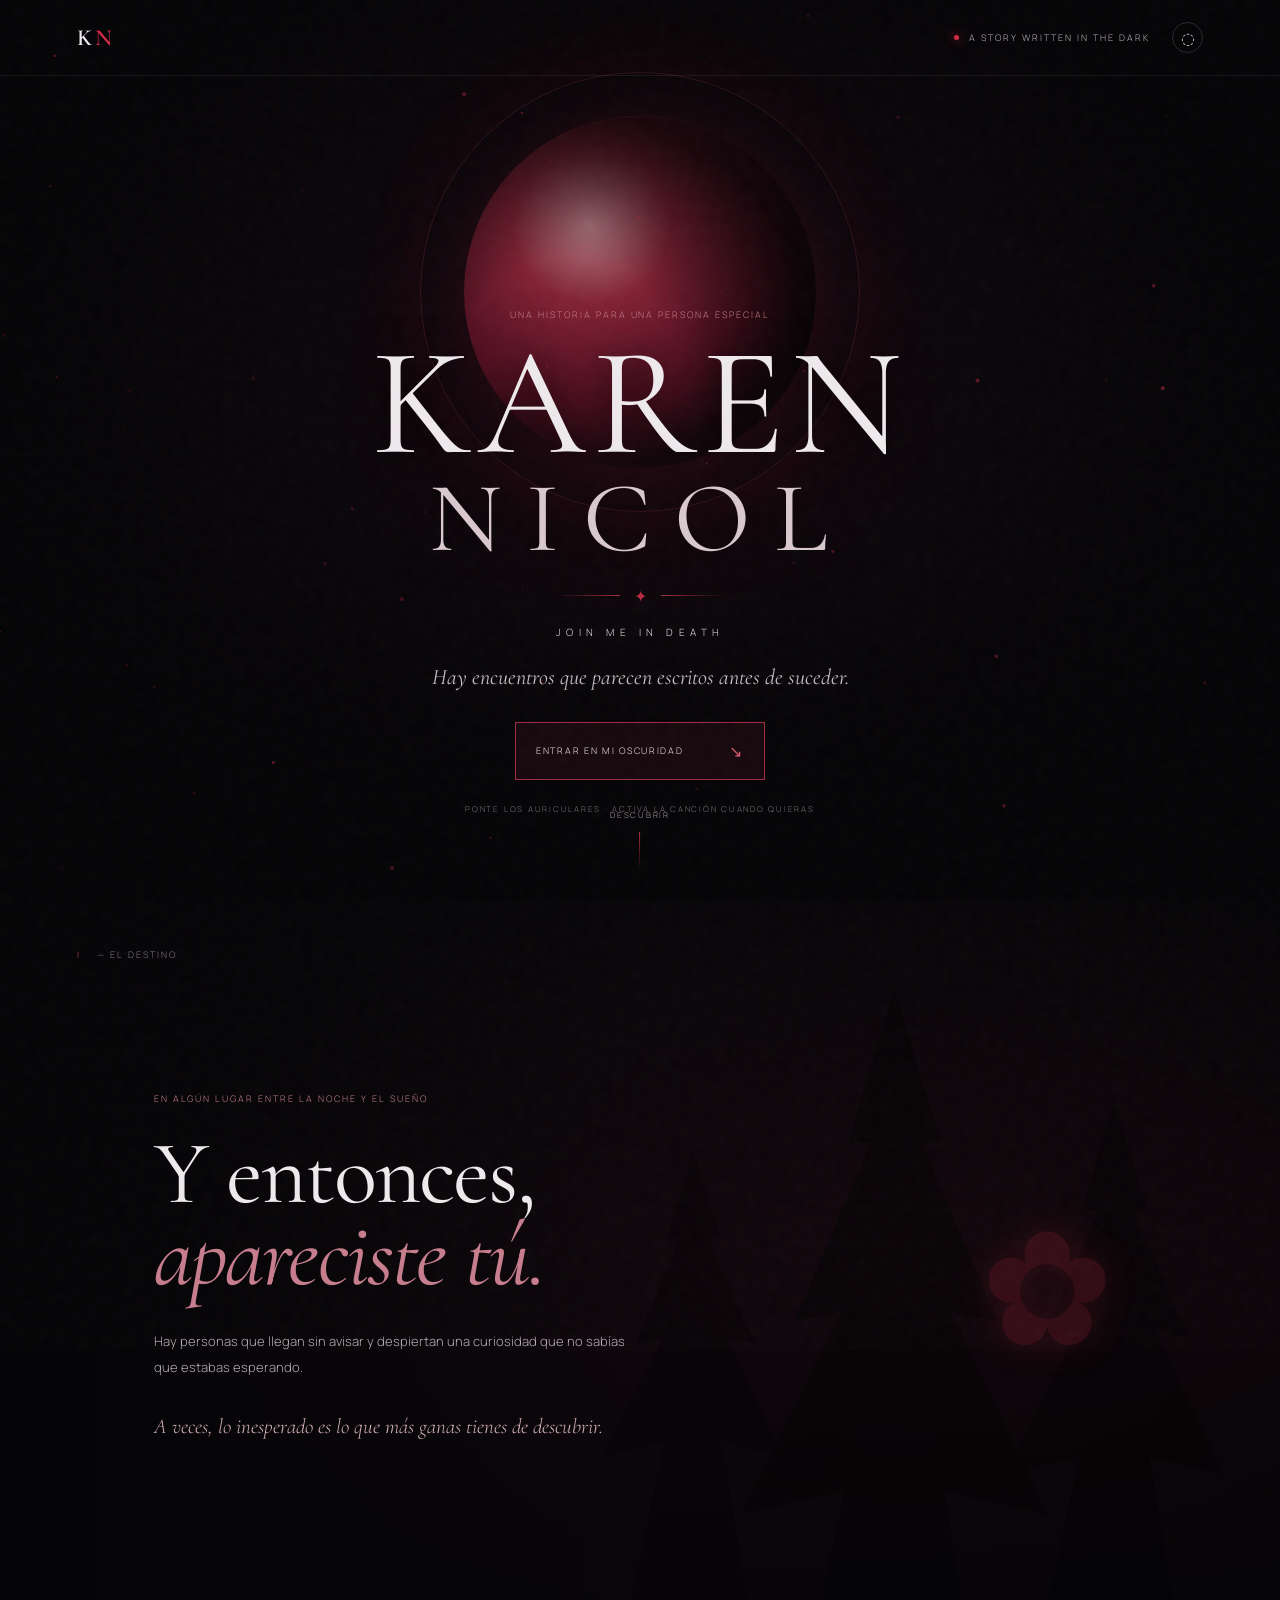
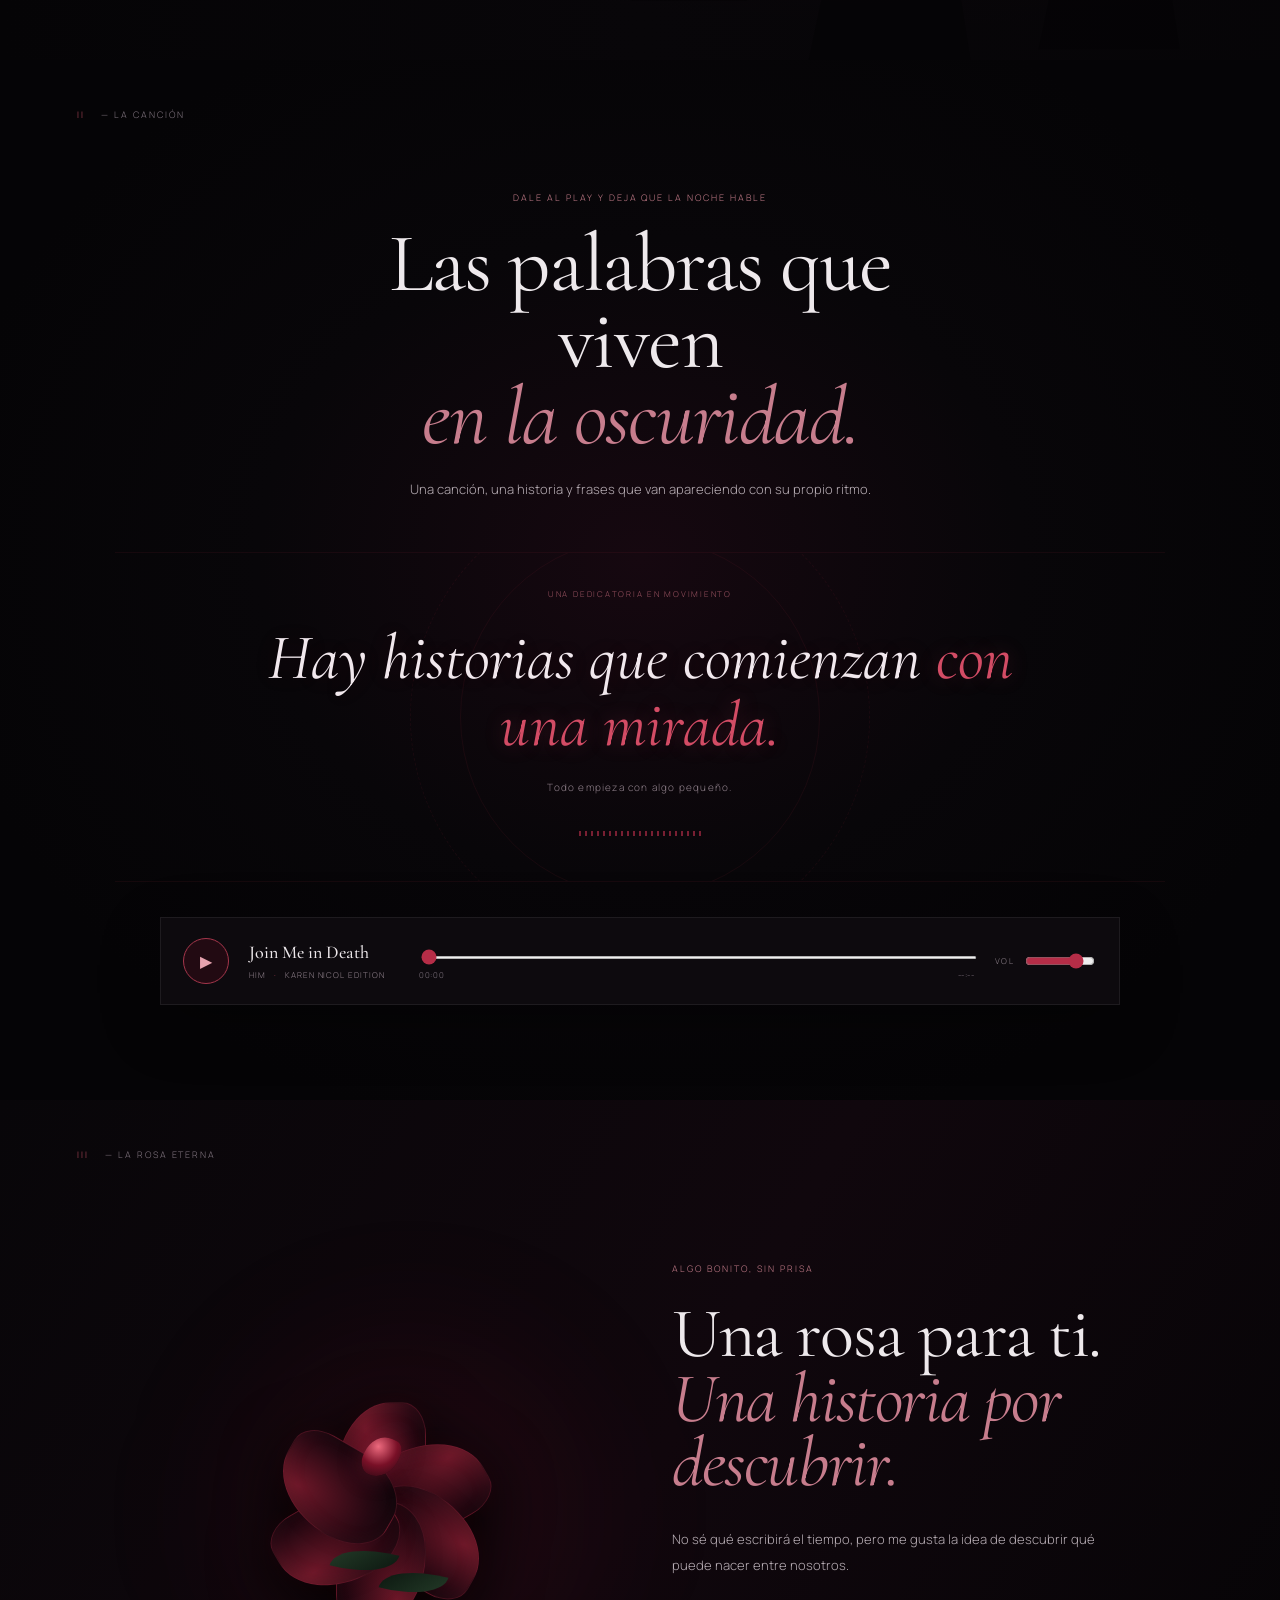
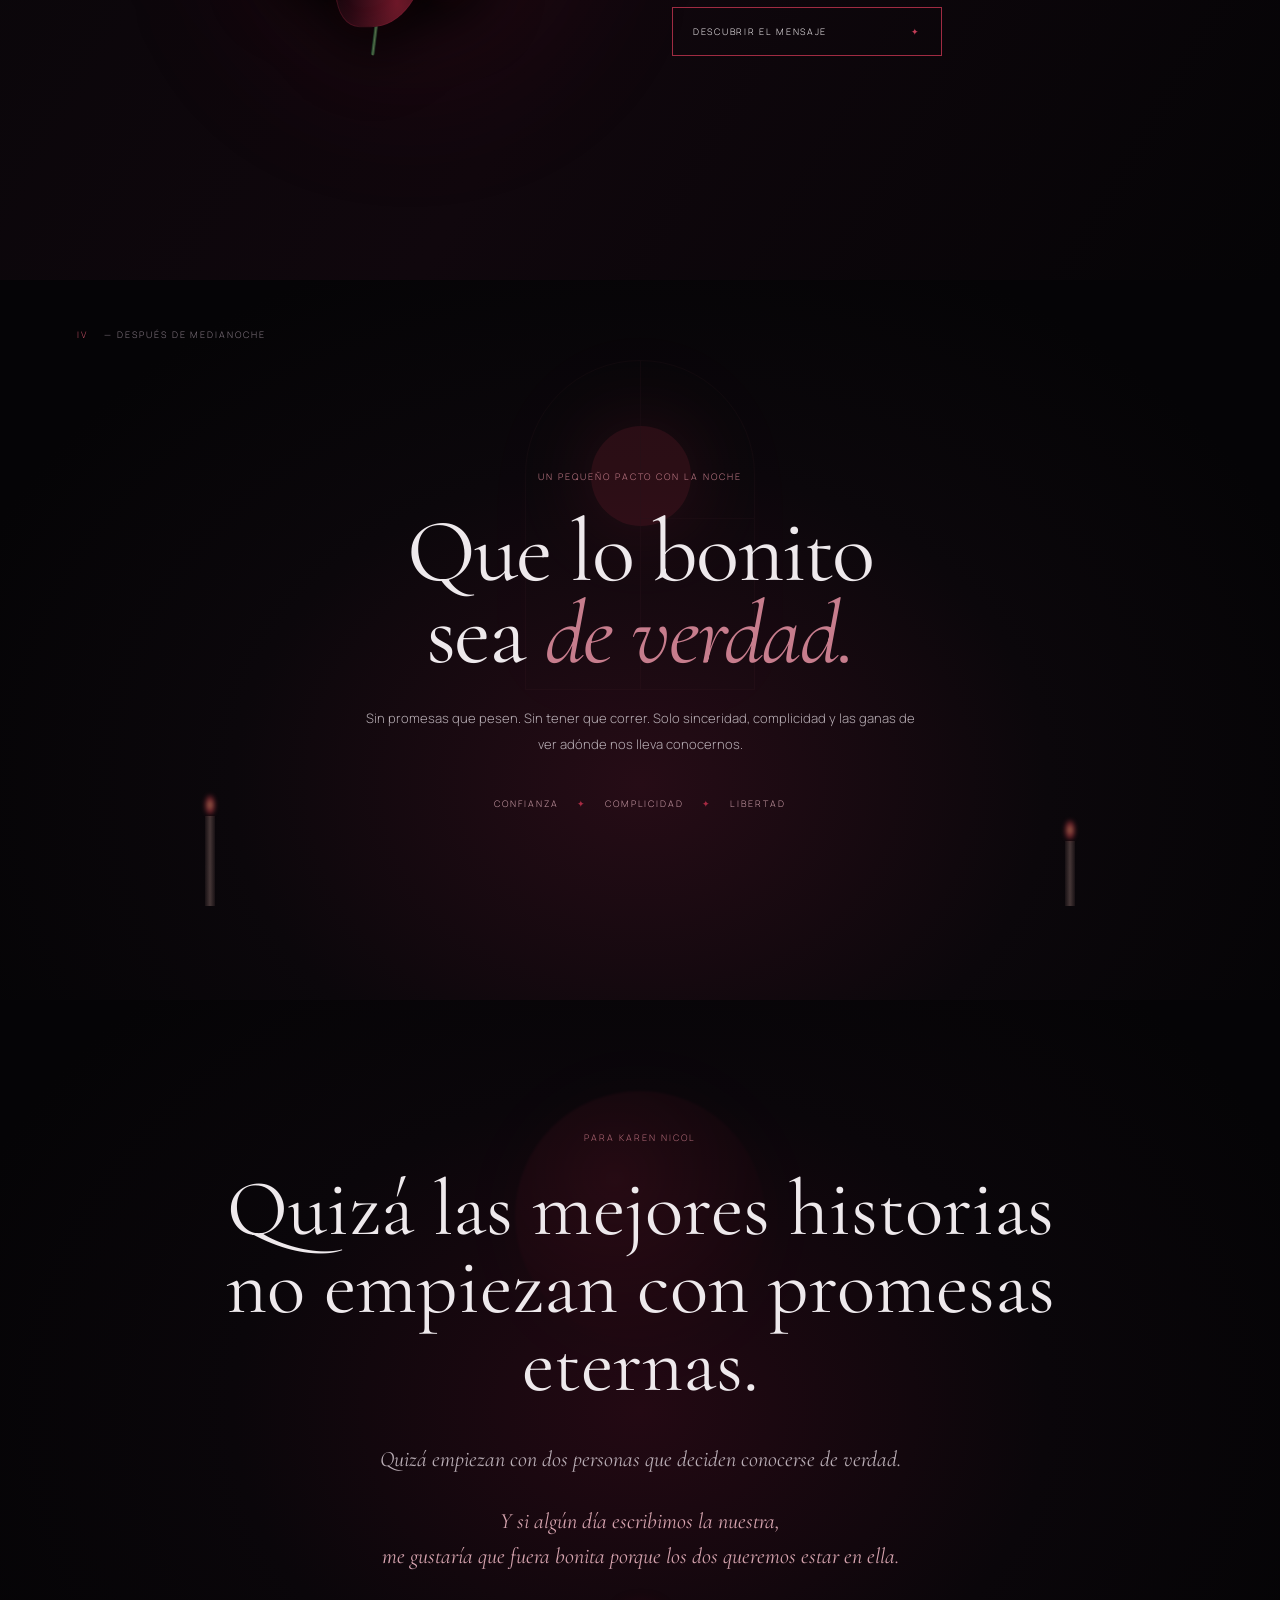
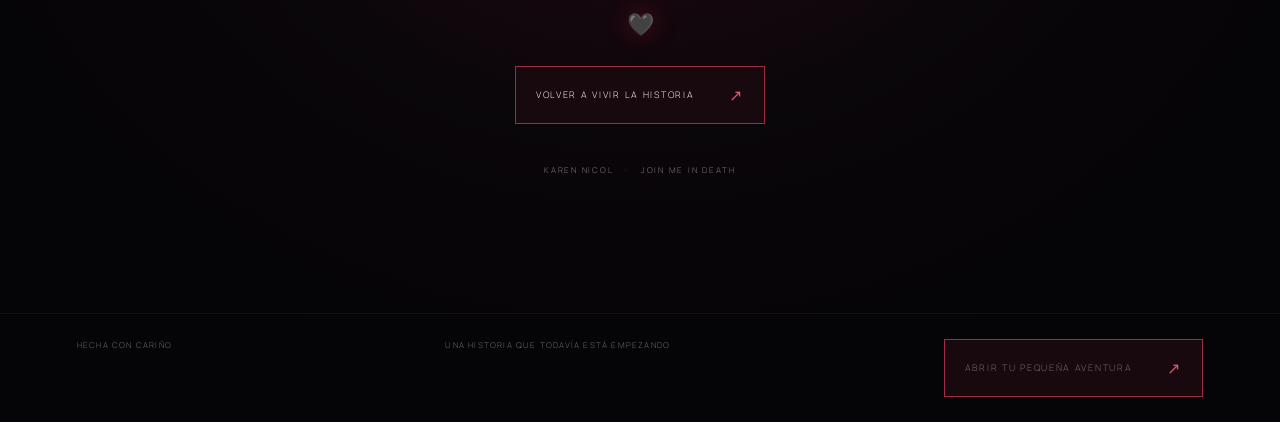
<file: index.html>
<!doctype html>
<html lang="es">
<head>
  <meta charset="utf-8">
  <meta name="viewport" content="width=device-width, initial-scale=1">
  <meta name="theme-color" content="#050406">
  <meta name="description" content="Una experiencia nocturna creada para Karen Nicol.">
  <title>Karen Nicol — Join Me in Death</title>
  <link rel="preconnect" href="https://fonts.googleapis.com">
  <link rel="preconnect" href="https://fonts.gstatic.com" crossorigin>
  <link href="https://fonts.googleapis.com/css2?family=Cormorant+Garamond:wght@400;500;600;700&family=Manrope:wght@300;400;500;600&display=swap" rel="stylesheet">
  <link rel="stylesheet" href="styles.css">
</head>
<body>
  <div class="grain" aria-hidden="true"></div>
  <canvas id="particles" aria-hidden="true"></canvas>
  <div class="ambient ambient-one" aria-hidden="true"></div>
  <div class="ambient ambient-two" aria-hidden="true"></div>
  <header class="topbar">
    <a class="brand" href="#home" aria-label="Volver al inicio">K<span>N</span></a>
    <div class="topbar-right">
      <span class="status-dot"></span><span class="micro">A STORY WRITTEN IN THE DARK</span>
      <button id="motionToggle" class="icon-button" title="Reducir animaciones" aria-label="Reducir animaciones">◌</button>
    </div>
  </header>

  <main>
    <section class="hero scene" id="home">
      <div class="moon-wrap"><div class="moon"></div><div class="moon-halo"></div></div>
      <div class="hero-vignette"></div>
      <div class="hero-content">
        <p class="eyebrow reveal">UNA HISTORIA PARA UNA PERSONA ESPECIAL</p>
        <h1 class="hero-title reveal"><span>KAREN</span><em>NICOL</em></h1>
        <div class="title-rule reveal"><i></i><span>✦</span><i></i></div>
        <p class="hero-subtitle reveal">JOIN ME IN DEATH</p>
        <p class="hero-note reveal">Hay encuentros que parecen escritos antes de suceder.</p>
        <button id="enterButton" class="primary-button reveal"><span>ENTRAR EN MI OSCURIDAD</span><b>↘</b></button>
        <p class="sound-note reveal">PONTE LOS AURICULARES · ACTIVA LA CANCIÓN CUANDO QUIERAS</p>
      </div>
      <a class="scroll-cue" href="#destino"><span>DESCUBRIR</span><i></i></a>
    </section>

    <section class="story-section forest-section scene" id="destino">
      <div class="section-index">I <span>— EL DESTINO</span></div>
      <div class="forest-layers" aria-hidden="true"><div class="tree tree-a"></div><div class="tree tree-b"></div><div class="tree tree-c"></div></div>
      <div class="section-copy">
        <p class="eyebrow">EN ALGÚN LUGAR ENTRE LA NOCHE Y EL SUEÑO</p>
        <h2>Y entonces,<br><em>apareciste tú.</em></h2>
        <p>Hay personas que llegan sin avisar y despiertan una curiosidad que no sabías que estabas esperando.</p>
        <p class="soft-line">A veces, lo inesperado es lo que más ganas tienes de descubrir.</p>
      </div>
      <div class="floating-rose rose-small" aria-hidden="true">✿</div>
    </section>

    <section class="music-section scene" id="music">
      <div class="section-index">II <span>— LA CANCIÓN</span></div>
      <div class="music-heading">
        <p class="eyebrow">DALE AL PLAY Y DEJA QUE LA NOCHE HABLE</p>
        <h2>Las palabras que viven<br><em>en la oscuridad.</em></h2>
        <p>Una canción, una historia y frases que van apareciendo con su propio ritmo.</p>
      </div>
      <div class="lyrics-stage" id="lyricsStage">
        <div class="lyric-orbit orbit-one"></div><div class="lyric-orbit orbit-two"></div>
        <div class="lyric-kicker" id="lyricKicker">UNA DEDICATORIA EN MOVIMIENTO</div>
        <div class="lyric-line" id="lyricLine" aria-live="polite">Hay historias que comienzan con una mirada.</div>
        <div class="lyric-translation" id="lyricHint">Las frases de esta demo son originales.</div>
        <div class="audio-bars" id="audioBars" aria-hidden="true">
          <i></i><i></i><i></i><i></i><i></i><i></i><i></i><i></i><i></i><i></i><i></i><i></i><i></i><i></i><i></i><i></i><i></i><i></i><i></i><i></i><i></i>
        </div>
      </div>
      <div class="player">
        <button id="playButton" class="play-button" aria-label="Reproducir canción">▶</button>
        <div class="track-info"><div class="track-name">Join Me in Death</div><div class="track-artist">HIM <span>·</span> KAREN NICOL EDITION</div></div>
        <div class="timeline-wrap">
          <input id="seekBar" type="range" min="0" max="100" value="0" aria-label="Posición de la canción">
          <div class="time-row"><span id="currentTime">00:00</span><span id="duration">--:--</span></div>
        </div>
        <div class="volume-wrap"><span>VOL</span><input id="volumeBar" type="range" min="0" max="1" step="0.01" value="0.8" aria-label="Volumen"></div>
      </div>
      <audio id="audio" preload="metadata" src="audio/join-me-in-death.mp3"></audio>
    </section>

    <section class="rose-section scene" id="rose">
      <div class="section-index">III <span>— LA ROSA ETERNA</span></div>
      <div class="rose-glow"></div>
      <button id="roseButton" class="rose-art" aria-label="Abrir la rosa misteriosa">
        <span class="rose-stem"></span><span class="leaf leaf-left"></span><span class="leaf leaf-right"></span>
        <span class="petal petal-1"></span><span class="petal petal-2"></span><span class="petal petal-3"></span><span class="petal petal-4"></span><span class="petal petal-5"></span><span class="petal petal-6"></span><span class="rose-core"></span>
      </button>
      <div class="rose-copy">
        <p class="eyebrow">ALGO BONITO, SIN PRISA</p>
        <h2>Una rosa para ti.<br><em>Una historia por descubrir.</em></h2>
        <p>No sé qué escribirá el tiempo, pero me gusta la idea de descubrir qué puede nacer entre nosotros.</p>
        <button class="outline-button" id="roseReveal">DESCUBRIR EL MENSAJE <span>✦</span></button>
        <p class="hidden-message" id="hiddenMessage">Para Karen Nicol, con cariño y con ganas de seguir descubriéndote.</p>
      </div>
    </section>

    <section class="vampire-section scene" id="night">
      <div class="section-index">IV <span>— DESPUÉS DE MEDIANOCHE</span></div>
      <div class="window moon-window"><div class="window-moon"></div><div class="window-cross"></div></div>
      <div class="candle candle-one"></div><div class="candle candle-two"></div>
      <div class="vampire-copy">
        <p class="eyebrow">UN PEQUEÑO PACTO CON LA NOCHE</p>
        <h2>Que lo bonito<br>sea <em>de verdad.</em></h2>
        <p>Sin promesas que pesen. Sin tener que correr. Solo sinceridad, complicidad y las ganas de ver adónde nos lleva conocernos.</p>
        <div class="virtues"><span>CONFIANZA</span><i>✦</i><span>COMPLICIDAD</span><i>✦</i><span>LIBERTAD</span></div>
      </div>
    </section>

    <section class="final-section scene" id="final">
      <div class="final-moon"></div>
      <p class="eyebrow">PARA KAREN NICOL</p>
      <h2>Quizá las mejores historias<br>no empiezan con promesas eternas.</h2>
      <p class="final-line">Quizá empiezan con dos personas que deciden conocerse de verdad.</p>
      <p class="final-line final-emphasis">Y si algún día escribimos la nuestra,<br>me gustaría que fuera bonita porque los dos queremos estar en ella.</p>
      <div class="final-heart">🖤</div>
      <button id="replayButton" class="primary-button"><span>VOLVER A VIVIR LA HISTORIA</span><b>↗</b></button>
      <p class="signature">KAREN NICOL <span>·</span> JOIN ME IN DEATH</p>
    </section>
  </main>

  <footer>
    <span>HECHA CON CARIÑO</span>
    <span>UNA HISTORIA QUE TODAVÍA ESTÁ EMPEZANDO</span>
    <a class="primary-button" href="Juego/juego.html" aria-label="Abrir el juego y el regalito para Karen">
      <span>ABRIR TU PEQUEÑA AVENTURA</span><b>↗</b>
    </a>
  </footer>
  <script src="script.js"></script>
</body>
</html>
</file>
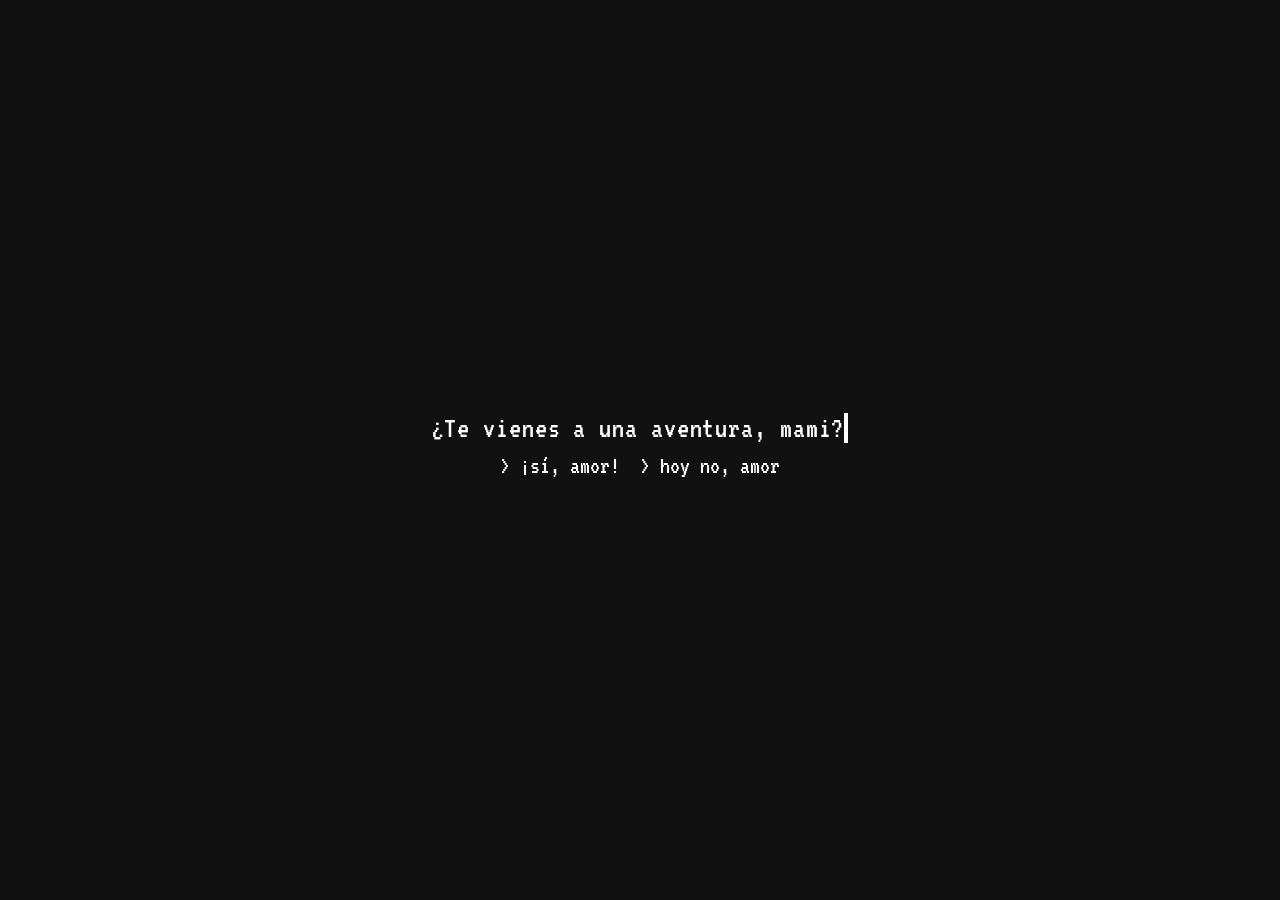
<file: Juego/juego.html>
<!DOCTYPE html>
<html lang="es">
<head>
  <meta charset="UTF-8">
  <meta name="viewport" content="width=device-width, initial-scale=1.0">
  <meta name="theme-color" content="#111111">
  <title>Una pequeña aventura para Karen</title>
  <link rel="stylesheet" href="juego.css">
</head>
<body>
  <link href="https://kit-pro.fontawesome.com/releases/v5.15.1/css/pro.min.css" rel="stylesheet"/>

<link href="https://fonts.googleapis.com/css2?family=VT323&display=swap" rel="stylesheet">
<link href="https://fonts.googleapis.com/css2?family=Inconsolata:wght@200;300;400;500;600;700;800;900&display=swap" rel="stylesheet">
<link href="https://fonts.googleapis.com/css2?family=Black+Han+Sans&display=swap" rel="stylesheet">

<div id="out-all">
  
  <div id="f1"><h1>¿Te vienes a una aventura, mami?</h1>
   
    <div class="decidir">
      <div class="si">> ¡sí, amor!</div>
      <div class="no">> hoy no, amor</div>
    </div> 
 </div>
  
  <div id="f2"><h1>¡Sin presión, miamor! Aquí te espero.</h1>
    <div class="decidir">
      <div class="weno">> bueno, va... un ratito contigo</div>
    </div>   
  </div>
  
  
    <div id="f3"><h1>¡Esa emoción, amorcito! ¿Empezamos?</h1>
    <div class="decidir">
      <div class="dale">> ¡sí, llévame de la manito!</div>
    </div>   
  </div>
  
  
  
    <div id="f4"><h3>¡Vale, vale, mi amor! Antes debo contarte algo.</h3>
      <h2>Esta aventura es un regalito hecho para ti.</h2>
    <div class="decidir">
      <div class="rega">> ¿Para mí, amor?</div>
    </div>   
  </div>
  
  
     <div id="f5"><h3>¡justamente! un regalo para ti</h3>
      <h2>Entonces, cierra los ojitos... ¡vamos a empezar!</h2>
    <div class="decidir">
      <div class="ojo">> vale, cierro mis ojitos</div>
    </div>   
  </div>
  
  <div id="f6"> 
    <div class="img1"> </div>
    <h3>¡Eres tú, mi niña preciosa! Qué ganas de verte sonreír.</h3>
    <h2>¡Agárrate de mi manito, que empieza nuestra aventura!</h2>
         <div class="afi">> ¡Ay, amor! /te agarro fuerte de la manito</div> 
  </div> 
  
  <div id="f7">
    
    <img id="ico" src="yo.jpg" alt="Yo, acompañando a Karen en la aventura">
    
    <div id="f8"><h1>¡Mami! ¡Qué ilusión! Hola, miamor.</h1>
          <div class="decidir">
      <div class="salu">> holi, amorcito</div>
      </div></div>
    
       <div id="f9"><h1>Para esta aventura, preciosha, toma esto.</h1>
          <div class="decidir">
      <div class="copy">> ¿Qué habrá dentro, mi amor?</div>
         </div></div> 
    
    
    
    
    <div id="f10"> 
<div class="box ca1"> </div> 
<div class="box ca2"> </div> 
<div class="box ca3"> </div>
      
    </div>
    
    <div id="f11"><h3>Hay tres cofrecitos para ti, cada uno guarda algo bonito.</h3>
      <h2>Abre primero el de la izquierda, luego el de la derecha y deja el del medio para el final.</h2>
    </div>
         
    <div id="f12">
     <div id="f13"> <h1>Esta canción me recuerda a ti, miamor.</h1>
      <a href="https://open.spotify.com/intl-es/track/4jjFjbqCTkaN1mGb0BMYl2?si=a22cc99438284dc1" target="_blank" rel="noopener noreferrer">> escuchar: Amar de nuevo</a>
       <span class="go">> seguir leyendo, amorcito</span>
      </div>
      
      
      <div id="f14">Karen, mi amor, nos conocemos desde hace muy poquito y, aun así, ya hay algo de ti que se siente muy cerquita. Me encanta decirte miamor, mami, amorcito y preciosha; que nos digamos te amo; y que a veces hablemos como dos bebés haciendo tonterías. Contigo, hasta lo más simple me saca una sonrisa.
<br><br> 
Aunque Requena y Barcelona estén lejos, me hace ilusión pensar que de todas formas ya no somos niños y puedo ir a verte. Tengo muchas ganas de abrazarte, mirarte a los ojitos y compartir contigo un ratito de verdad, sin pantallas de por medio.
<br><br>
Eres una chica preciosa, de esas que tienen tantas cosas que siempre soñé encontrar. Desde que llegaste, siento que mi vida suena más bonita, llevaba mucho tiempo sin volver a amar así, pero por ti me la juego y quiero seguir descubriéndote, paso a paso, con cariño, risas y mucha ternura. Te amo, Karen.
<br><br>
        <div class="carta">> vuelves a los cofrecitos, mami</div>
</div> 
      
      
    </div> 
    
    
   <div id="f15">
     <div id="f16"><h3>¡Mira, amor! Hay algo brillante en este cofre.</h3>
       <h2>Acércate y descubre qué es...</h2>
       
       <div class="anillo">> lo recojo con cuidado</div>
     </div>
     <div id="f17">
       <div class="ring"> </div>
       <div class="ichigo"> </div>
       <h3>¡Un recuerdito brillante para guardar esta aventura!</h3>
       <h2>¿Te lo llevas, preciosha?</h2>
       <div class="marry">> sí, me lo guardo con mucho cariño</div>
     </div>
     
    </div> 
    
    <div id="f18">
      
<div id="f19"> 
  <h3>¡Ya casi llegamos al final! ¿Se pasó rápido, amor?</h3>
  <h2>Espera, miamor... queda una preguntita para ti.</h2>
  <div class="decidir">
      <div class="meme">> a ver, cuéntame</div>
      </div>
</div> 
      
      
      <div id="f20">
        <h3>Es una pregunta sencilla, y puedes responder con el corazón.</h3> 
        <h2>¿Lista, preciosha?</h2>
  <div class="decidir">
      <div class="meme2">> sí, mi amor, dime</div>
      </div>        
      </div> 
      
      
      
      <div id="f21">
        <h3>Karen, miamor...</h3>
        <h2>¿Te hace ilusión que vaya a verte a Requena y que te de un abrazo que dure horas?</h2>
        
        <div class="decidir">
      <div class="yes">> ¡Sí, te espero, amor!</div>
          <div class="yes" style="color: red">> ¡Sí, EN ROJO!</div>
      </div> 
    </div>
      
      
      <div id="f22">No hay un final para esta historia, miamor, apenas estamos empezando a escribirla, conociéndonos poquito a poco y llenándola de momentos bonitos.
<br><br>
Requena y Barcelona están un poquito lejos, pero espero poder ir lo antes posible miamor, no me importa nada la distancia, porque realmente te amo y por ti sería capaz de cualquier cosa. 
Ya me imagino dándote un abrazo enorme y diciéndote en persona cuánto te quiero mirandote a esos ojitos. Gracias por hacerme tan feliz, Karen, mi amor. Te amo, preciosha. 🖤
</div>
      
      
  </div>   
</div> 

<script src="https://code.jquery.com/jquery-3.6.0.min.js"></script>
<script src="juego.js"></script>  
</body>
</html>
</file>
<file: styles.css>
:root{--black:#050406;--charcoal:#0c090d;--red:#a5122c;--red-bright:#d42b48;--rose:#d6a0ad;--white:#eee9ec;--muted:#aaa0a7;--serif:"Cormorant Garamond",Georgia,serif;--sans:"Manrope",Arial,sans-serif;--mx:50%;--my:50%}
*{box-sizing:border-box}html{scroll-behavior:smooth;scroll-padding-top:70px}body{margin:0;background:var(--black);color:var(--white);font-family:var(--sans);font-weight:300;overflow-x:hidden}body.reduced-motion *,body.reduced-motion *:before,body.reduced-motion *:after{animation-duration:.01ms!important;animation-iteration-count:1!important;scroll-behavior:auto!important;transition-duration:.01ms!important}::selection{background:#8c1028;color:white}a{color:inherit;text-decoration:none}button,input{font:inherit}button{color:inherit}.grain{position:fixed;inset:-50%;z-index:30;pointer-events:none;opacity:.055;background-image:url("data:image/svg+xml,%3Csvg viewBox='0 0 180 180' xmlns='http://www.w3.org/2000/svg'%3E%3Cfilter id='n'%3E%3CfeTurbulence type='fractalNoise' baseFrequency='.9' numOctaves='3' stitchTiles='stitch'/%3E%3C/filter%3E%3Crect width='100%25' height='100%25' filter='url(%23n)' opacity='.5'/%3E%3C/svg%3E");animation:grain .25s steps(2) infinite}#particles{position:fixed;inset:0;width:100%;height:100%;z-index:2;pointer-events:none}.ambient{position:fixed;width:45vw;height:45vw;filter:blur(100px);border-radius:50%;pointer-events:none;z-index:0;opacity:.08}.ambient-one{background:#7c1026;top:25%;left:-25%;animation:drift 20s ease-in-out infinite alternate}.ambient-two{background:#4e1b38;bottom:-20%;right:-25%;animation:drift 23s ease-in-out infinite alternate-reverse}.topbar{height:76px;position:absolute;z-index:40;top:0;left:0;width:100%;display:flex;align-items:center;justify-content:space-between;padding:0 clamp(22px,6vw,88px);border-bottom:1px solid #ffffff12}.brand{font:600 23px var(--serif);letter-spacing:.14em}.brand span{color:var(--red-bright)}.topbar-right{display:flex;align-items:center;gap:10px}.micro,.eyebrow,.section-index,.sound-note,.scroll-cue,.track-artist,.time-row,.volume-wrap,.text-button,footer,.signature,.lyric-kicker{font-size:9px;letter-spacing:.22em}.micro{color:#bcb3ba}.status-dot{width:5px;height:5px;border-radius:50%;background:var(--red-bright);box-shadow:0 0 12px var(--red-bright)}.icon-button{border:1px solid #ffffff25;background:transparent;border-radius:50%;width:31px;height:31px;margin-left:12px;cursor:pointer;color:#c8bfc6}.scene{position:relative;isolation:isolate;overflow:hidden}.hero{min-height:100svh;display:grid;place-items:center;background:radial-gradient(ellipse at 50% 45%,#210b13 0%,#0c070c 36%,#050406 72%)}.hero:after{content:"";position:absolute;inset:0;background:linear-gradient(180deg,#05040612 20%,#05040650 65%,#050406 100%);z-index:-1}.moon-wrap{position:absolute;width:min(42vw,440px);aspect-ratio:1;top:8%;left:50%;transform:translateX(-50%);opacity:.75}.moon{position:absolute;inset:10%;border-radius:50%;background:radial-gradient(circle at 36% 31%,#e7a0a8 0%,#a52a40 24%,#5e1024 54%,#17070e 72%);box-shadow:0 0 50px #8e17332b,0 0 160px #7c112b20;animation:moonPulse 8s ease-in-out infinite}.moon:after{content:"";position:absolute;inset:0;border-radius:50%;background:radial-gradient(circle at 30% 70%,#08060900 30%,#050406cc 72%);mix-blend-mode:multiply}.moon-halo{position:absolute;inset:0;border-radius:50%;border:1px solid #c84a6040;box-shadow:0 0 0 20px #a51a2a08,0 0 0 50px #a51a2a05}.hero-content{z-index:4;text-align:center;width:min(900px,90vw);padding-top:8vh}.eyebrow{color:#c37c89;line-height:1.8;margin:0 0 25px}.hero-title{font:400 clamp(4.4rem,12vw,10rem)/.72 var(--serif);letter-spacing:.04em;margin:0;text-shadow:0 5px 40px #000}.hero-title span,.hero-title em{display:block;font-style:normal}.hero-title em{color:#d9c9cf;font-size:.65em;letter-spacing:.24em;margin-top:24px}.title-rule{display:flex;justify-content:center;align-items:center;gap:14px;margin:30px auto 18px;color:#b52a43}.title-rule i{width:65px;height:1px;background:linear-gradient(90deg,transparent,#a52b40)}.title-rule i:last-child{transform:rotate(180deg)}.hero-subtitle{font-size:10px;letter-spacing:.55em;color:#e6dce1;margin:0 0 25px}.hero-note{font:italic 22px var(--serif);color:#c8bdc4;margin:0 auto 32px}.primary-button,.outline-button{display:inline-flex;align-items:center;justify-content:space-between;gap:35px;min-width:250px;padding:17px 20px;border:1px solid #9f2b42;background:#17090e;cursor:pointer;font-size:9px;letter-spacing:.19em;transition:background .4s,border-color .4s,transform .4s,box-shadow .4s}.primary-button b{font-size:16px;font-weight:300;color:#d75a70}.primary-button:hover,.outline-button:hover{background:#48101e;border-color:#d84b65;box-shadow:0 0 30px #a30e2b28;transform:translateY(-3px)}.sound-note{font-size:8px;color:#777078;margin-top:23px}.scroll-cue{position:absolute;bottom:30px;left:50%;transform:translateX(-50%);display:flex;align-items:center;flex-direction:column;gap:12px;color:#a99da5;font-size:8px}.scroll-cue i{width:1px;height:38px;background:linear-gradient(#b52a43,transparent);animation:scrollLine 2s infinite}.story-section{min-height:760px;padding:140px clamp(25px,12vw,180px);display:flex;align-items:center;background:linear-gradient(90deg,#050406 0%,#080609bb 50%,#050406aa 100%),radial-gradient(ellipse at 70% 45%,#2b0a16,#080609 65%)}.section-index{position:absolute;top:48px;left:clamp(25px,6vw,88px);color:#bc4c60}.section-index span{color:#827680;margin-left:12px}.section-copy{max-width:590px;z-index:4}.section-copy h2,.music-heading h2,.rose-copy h2,.vampire-copy h2{font:400 clamp(3.1rem,7vw,6.2rem)/.92 var(--serif);margin:0 0 30px;letter-spacing:-.02em}.section-copy h2 em,.music-heading h2 em,.rose-copy h2 em,.vampire-copy h2 em{font-style:italic;color:#c77d8d}.section-copy>p:not(.eyebrow),.music-heading>p:not(.eyebrow),.rose-copy>p:not(.eyebrow),.vampire-copy>p:not(.eyebrow){max-width:480px;color:#b7adb4;font-size:13px;line-height:2}.soft-line{color:#d3b1bb!important;font-family:var(--serif);font-size:21px!important;font-style:italic;margin-top:26px}.forest-layers{position:absolute;inset:0;opacity:.45;pointer-events:none}.tree{position:absolute;bottom:-5%;width:25%;height:85%;background:#030304;clip-path:polygon(48% 0,60% 20%,55% 20%,75% 43%,63% 42%,88% 68%,61% 65%,72% 100%,20% 100%,35% 65%,8% 68%,34% 42%,22% 43%,42% 20%,36% 20%)}.tree-a{left:58%;transform:scale(1.2)}.tree-b{left:75%;transform:scale(.85);opacity:.9}.tree-c{left:42%;transform:scale(.7);opacity:.6}.floating-rose{position:absolute;color:#a8243e;text-shadow:0 0 35px #a8243e}.rose-small{font-size:160px;right:13%;top:36%;opacity:.25;animation:float 7s ease-in-out infinite}.music-section{padding:130px clamp(20px,7vw,100px) 95px;background:radial-gradient(ellipse at 50% 48%,#160810 0%,#080609 42%,#050406 78%)}.music-heading{text-align:center;max-width:670px;margin:0 auto 50px}.music-heading .eyebrow{margin-bottom:20px}.music-heading h2{font-size:clamp(3rem,6.5vw,5.8rem);margin-bottom:20px}.music-heading>p:not(.eyebrow){margin:0 auto}.lyrics-stage{position:relative;min-height:330px;display:flex;flex-direction:column;align-items:center;justify-content:center;text-align:center;overflow:hidden;max-width:1050px;margin:0 auto 35px;border-top:1px solid #8e25351c;border-bottom:1px solid #8e25351c}.lyric-orbit{position:absolute;border:1px solid #a12b401a;border-radius:50%;width:360px;height:360px;pointer-events:none}.orbit-one{animation:spin 35s linear infinite}.orbit-two{width:460px;height:460px;border-style:dashed;animation:spin 60s linear infinite reverse}.lyric-kicker{position:relative;color:#995260;margin-bottom:25px;font-size:8px}.lyric-line{position:relative;max-width:850px;padding:0 15px;font:italic clamp(2rem,5vw,4.4rem)/1.05 var(--serif);color:#f1e8ed;text-shadow:0 0 25px #a51b3522;min-height:1.1em;transition:opacity .35s,filter .35s,transform .35s}.lyric-line.changing{opacity:0;filter:blur(8px);transform:translateY(12px)}.lyric-line .glow{color:#d34c65;text-shadow:0 0 20px #d34c6544}.lyric-translation{position:relative;margin-top:22px;color:#8d7e88;font-size:10px;letter-spacing:.12em}.audio-bars{height:26px;display:flex;align-items:center;gap:4px;margin-top:26px;position:relative}.audio-bars i{width:2px;height:5px;background:#a72a43;opacity:.7;transition:height .12s}.audio-bars.playing i{animation:bar .8s ease-in-out infinite alternate}.audio-bars i:nth-child(3n){animation-delay:-.3s}.audio-bars i:nth-child(4n){animation-delay:-.55s}.player{max-width:960px;margin:0 auto;display:flex;align-items:center;gap:20px;padding:20px 22px;background:#0d0a0e;border:1px solid #ffffff12;box-shadow:0 18px 60px #0005}.play-button{flex-shrink:0;width:46px;height:46px;border-radius:50%;border:1px solid #a5364b;background:#220a12;color:#e7a3af;cursor:pointer;transition:all .3s}.play-button:hover{background:#5a1022;box-shadow:0 0 24px #b71c3a33}.track-info{min-width:150px}.track-name{font:500 18px var(--serif)}.track-artist{font-size:8px;color:#93858f;margin-top:6px;letter-spacing:.12em}.track-artist span{color:#c34a60;margin:0 5px}.timeline-wrap{flex:1;min-width:90px}input[type=range]{accent-color:#b52d47;cursor:pointer;width:100%}#seekBar{height:3px}.time-row{display:flex;justify-content:space-between;color:#857985;font-size:8px;margin-top:5px;letter-spacing:.08em}.volume-wrap{display:flex;align-items:center;gap:8px;color:#8d808a;font-size:8px}.volume-wrap input{width:70px}.text-button{border:0;background:transparent;color:#c88997;cursor:pointer;font-size:8px;white-space:nowrap}.text-button:hover{color:white}.audio-help{text-align:center;font-size:10px;color:#827680;margin:17px 0 0}.audio-help code{color:#d2a1ac;background:#170b11;padding:3px 5px}.rose-section{min-height:780px;display:grid;grid-template-columns:1fr 1fr;align-items:center;gap:5vw;padding:120px clamp(25px,12vw,170px);background:linear-gradient(120deg,#080609,#10070d 50%,#050406)}.rose-glow{position:absolute;width:360px;height:360px;border-radius:50%;background:#a20e2b17;filter:blur(65px);left:18%;top:30%;pointer-events:none}.rose-art{position:relative;justify-self:center;width:270px;height:360px;border:0;background:transparent;cursor:pointer;filter:drop-shadow(0 15px 30px #000);transform-style:preserve-3d;animation:roseFloat 6s ease-in-out infinite}.rose-art:hover{transform:scale(1.04)}.rose-stem{position:absolute;z-index:0;width:4px;height:170px;background:linear-gradient(90deg,#10291c,#52724a,#101c15);left:50%;top:49%;transform:rotate(7deg);border-radius:4px}.leaf{position:absolute;width:65px;height:27px;background:linear-gradient(135deg,#263e2a,#09130d);border-radius:100% 0 100% 0;z-index:1}.leaf-left{top:66%;left:32%;transform:rotate(15deg)}.leaf-right{top:72%;right:26%;transform:rotate(195deg)}.petal{position:absolute;left:50%;top:31%;width:90px;height:125px;transform-origin:50% 90%;border-radius:70% 30% 55% 45%;background:radial-gradient(ellipse at 32% 20%,#6c1728,#270812 55%,#090509 85%);border:1px solid #8d263a5c;box-shadow:inset 4px 4px 18px #d44a5c13,0 0 20px #6b07191c;transition:transform .8s cubic-bezier(.2,.8,.2,1)}.petal-1{transform:translate(-50%,-15%) rotate(0deg)}.petal-2{transform:translate(-50%,-15%) rotate(60deg)}.petal-3{transform:translate(-50%,-15%) rotate(120deg)}.petal-4{transform:translate(-50%,-15%) rotate(180deg)}.petal-5{transform:translate(-50%,-15%) rotate(240deg)}.petal-6{transform:translate(-50%,-15%) rotate(300deg)}.rose-core{position:absolute;left:50%;top:41%;width:34px;height:42px;transform:translate(-50%,-50%) rotate(25deg);border-radius:60% 30% 65% 40%;background:radial-gradient(circle at 30% 30%,#ed6a7e,#791027 50%,#210710);box-shadow:0 0 24px #d3264c66;z-index:3}.rose-art.open .petal-1{transform:translate(-50%,-30%) translateY(-34px) rotate(-12deg) scale(1.08)}.rose-art.open .petal-2{transform:translate(-50%,-25%) translate(27px,-15px) rotate(70deg) scale(1.05)}.rose-art.open .petal-3{transform:translate(-50%,-15%) translate(35px,18px) rotate(135deg) scale(1.05)}.rose-art.open .petal-4{transform:translate(-50%,-5%) translateY(28px) rotate(188deg) scale(1.05)}.rose-art.open .petal-5{transform:translate(-50%,-15%) translate(-35px,18px) rotate(225deg) scale(1.05)}.rose-art.open .petal-6{transform:translate(-50%,-25%) translate(-27px,-15px) rotate(290deg) scale(1.05)}.rose-copy{position:relative;z-index:3}.rose-copy h2{font-size:clamp(2.8rem,5.5vw,5rem)}.outline-button{background:transparent;margin-top:16px;min-width:270px}.outline-button span{color:#c33d57}.hidden-message{opacity:0;transform:translateY(10px);transition:.8s;font:italic 22px var(--serif);color:#d9a7b2!important;margin-top:24px!important}.hidden-message.visible{opacity:1;transform:translateY(0)}.vampire-section{min-height:720px;display:grid;place-items:center;text-align:center;background:radial-gradient(ellipse at 50% 70%,#260c16 0%,#0b070b 45%,#050406 80%);padding:140px 25px}.vampire-copy{max-width:700px;position:relative;z-index:3}.vampire-copy h2{font-size:clamp(3.5rem,7vw,6rem)}.vampire-copy>p:not(.eyebrow){margin:0 auto;max-width:570px}.window{position:absolute;width:230px;height:330px;border:1px solid #9d4a5c42;border-radius:120px 120px 0 0;top:80px;left:50%;transform:translateX(-50%);opacity:.2;overflow:hidden;box-shadow:0 0 80px #9b1a3615}.window-moon{position:absolute;width:100px;height:100px;border-radius:50%;background:#a92a41;top:65px;left:65px;box-shadow:0 0 80px #a92a41}.window-cross:before,.window-cross:after{content:"";position:absolute;background:#7b3a4b55}.window-cross:before{width:1px;height:100%;left:50%}.window-cross:after{height:1px;width:100%;top:48%}.candle{position:absolute;bottom:13%;width:10px;height:90px;background:linear-gradient(90deg,#20171a,#65504e,#20171a);opacity:.65}.candle:before{content:"";position:absolute;width:12px;height:22px;left:-1px;top:-22px;border-radius:50% 50% 45% 45%;background:radial-gradient(ellipse,#f4b57b 0%,#a8323d 40%,transparent 75%);filter:blur(2px);animation:flame 1.8s ease-in-out infinite alternate}.candle-one{left:16%}.candle-two{right:16%;height:65px}.virtues{display:flex;justify-content:center;align-items:center;gap:18px;flex-wrap:wrap;margin-top:40px;font-size:9px;letter-spacing:.22em;color:#c89aa5}.virtues i{font-style:normal;color:#a82a43}.final-section{min-height:90svh;display:flex;flex-direction:column;align-items:center;justify-content:center;text-align:center;padding:130px 25px;background:radial-gradient(ellipse at 50% 45%,#230913 0%,#0a060a 45%,#050406 80%)}.final-moon{position:absolute;top:10%;width:250px;height:250px;border-radius:50%;background:radial-gradient(circle at 40% 35%,#8f2037,#300914 65%,#10060b);opacity:.17;filter:blur(1px);box-shadow:0 0 100px #8e193326}.final-section h2{position:relative;max-width:900px;font:400 clamp(2.7rem,6.2vw,5.8rem)/.98 var(--serif);margin:0 auto 30px}.final-line{max-width:620px;color:#b9adb5;font:italic 22px/1.6 var(--serif);margin:8px auto}.final-emphasis{color:#d5a3ae;margin-top:18px}.final-heart{color:#c12b47;font-size:22px;margin:27px 0;text-shadow:0 0 25px #d21b3d66;animation:heartbeat 1.8s ease-in-out infinite}.signature{color:#7f737d;margin-top:40px;font-size:8px}.signature span{color:#b12b43;margin:0 8px}footer{display:flex;justify-content:space-between;padding:25px clamp(25px,6vw,88px);color:#6f646d;font-size:8px;letter-spacing:.15em;border-top:1px solid #ffffff0c}.reveal{opacity:0;transform:translateY(18px);animation:revealIn 1s ease forwards}.hero-content .reveal:nth-child(1){animation-delay:.3s}.hero-content .reveal:nth-child(2){animation-delay:.65s}.hero-content .reveal:nth-child(3){animation-delay:1s}.hero-content .reveal:nth-child(4){animation-delay:1.2s}.hero-content .reveal:nth-child(5){animation-delay:1.4s}.hero-content .reveal:nth-child(6){animation-delay:1.65s}.hero-content .reveal:nth-child(7){animation-delay:1.85s}
@keyframes revealIn{to{opacity:1;transform:translateY(0)}}@keyframes moonPulse{0%,100%{transform:scale(.98);filter:saturate(.85)}50%{transform:scale(1.03);filter:saturate(1.2)}}@keyframes scrollLine{0%{transform:scaleY(.25);transform-origin:top;opacity:0}40%{opacity:1}100%{transform:scaleY(1);transform-origin:top;opacity:0}}@keyframes grain{0%{transform:translate(0,0)}25%{transform:translate(2%,-1%)}50%{transform:translate(-1%,2%)}75%{transform:translate(1%,1%)}100%{transform:translate(-2%,-1%)}}@keyframes drift{to{transform:translate(15vw,10vh) scale(1.2)}}@keyframes float{0%,100%{transform:translateY(0) rotate(-8deg)}50%{transform:translateY(-22px) rotate(7deg)}}@keyframes spin{to{transform:rotate(360deg)}}@keyframes bar{from{height:4px}to{height:20px}}@keyframes roseFloat{0%,100%{translate:0 0;rotate:-2deg}50%{translate:0 -12px;rotate:2deg}}@keyframes flame{from{transform:scale(.85) rotate(-4deg);opacity:.65}to{transform:scale(1.15) rotate(4deg);opacity:1}}@keyframes heartbeat{0%,100%{transform:scale(1)}12%{transform:scale(1.16)}24%{transform:scale(1)}36%{transform:scale(1.1)}50%{transform:scale(1)}}@media(max-width:850px){.player{flex-wrap:wrap;gap:15px}.track-info{flex:1}.timeline-wrap{order:3;flex-basis:100%}.volume-wrap{margin-left:auto}.rose-section{grid-template-columns:1fr;text-align:center;padding-top:120px;padding-bottom:100px;gap:10px}.rose-art{height:310px;transform:scale(.88)}.rose-copy{margin-top:-5px}.rose-copy>p:not(.eyebrow){margin-left:auto;margin-right:auto}.rose-copy h2{font-size:clamp(2.8rem,9vw,4.2rem)}.forest-section{min-height:650px;padding-top:120px;padding-bottom:120px}.rose-small{right:-4%;font-size:120px}.window{top:60px}.vampire-copy{padding-top:170px}.candle{bottom:7%}.micro{display:none}}@media(max-width:520px){.topbar{height:65px;padding:0 20px}.hero-content{padding-top:4vh}.hero-title{font-size:clamp(4rem,20vw,6rem)}.hero-title em{font-size:.58em;margin-top:20px}.hero-note{font-size:19px;max-width:300px}.primary-button{min-width:235px;padding:15px}.sound-note{font-size:7px;letter-spacing:.12em}.section-copy h2,.music-heading h2{font-size:3.3rem}.story-section{padding-left:26px;padding-right:26px}.section-index{top:28px;left:25px}.music-section{padding-left:15px;padding-right:15px}.music-heading{margin-bottom:25px}.lyrics-stage{min-height:280px}.lyric-line{font-size:2.25rem}.lyric-orbit{width:260px;height:260px}.orbit-two{width:320px;height:320px}.player{padding:15px;gap:12px}.track-info{min-width:120px}.track-name{font-size:16px}.volume-wrap{display:none}.text-button{font-size:7px;margin-left:auto}.rose-section{padding-left:22px;padding-right:22px}.rose-art{scale:.9}.virtues{gap:10px;font-size:8px}.final-section h2{font-size:2.9rem}.final-line{font-size:19px}footer{gap:10px;flex-direction:column;text-align:center}.micro{display:none}}@media(prefers-reduced-motion:reduce){*,*:before,*:after{animation-duration:.01ms!important;animation-iteration-count:1!important;scroll-behavior:auto!important;transition-duration:.01ms!important}}
</file>
<file: Juego/juego.css>
body {
	background: #111;
	background-attachment: fixed;
	background-size: cover;
  color: #f9f9f9;
}


:root{
	--pink: #ff60b4;
  --blue: #72efff; 
}

 A {text-decoration: none;}

#out-all {position: absolute; top: 0px; left: 0px; right: 0px; bottom: 0px; display: flex; align-items: center; justify-content: center;}

#f1 {position: absolute; width: 600px; height: 400px; display: flex; align-items: center; justify-content: center; flex-direction: column; background: #111;}
.decidir {display: flex; align-items: center; justify-content: center;}
.si, .no, .weno, .dale, .salu, .copy, #f13 a, span.go, .carta {font: 25px 'VT323', monospace; margin: 10px; opacity: 0;
   animation-name: visible;
  animation-duration: 1s; 
animation-delay: 3.5s;
    animation-fill-mode: forwards; cursor: pointer; color: #f9f9f9;
}

.rega, .ojo, .afi, .anillo, .marry, .meme, .meme2, .yes {font: 25px 'VT323', monospace; margin: 10px; opacity: 0;
   animation-name: visible;
  animation-duration: 1s; 
animation-delay: 7s;
    animation-fill-mode: forwards; cursor: pointer; text-align: center;
}

#f2, #f3, #f4, #f5, #f6 {position: absolute; width: 600px; height: 400px; display: flex; align-items: center; justify-content: center; flex-direction: column; display: none;} 

#f7 {position: absolute; width: min(850px, calc(100vw - 24px)); height: min(550px, calc(100vh - 24px)); overflow: hidden; border: 3px solid #392637; background: radial-gradient(ellipse at 50% 30%, #463354 0, #211d37 42%, #111322 100%); box-shadow: 0 0 0 5px #09090d, 0 18px 70px #000b; display: none; align-items: center; justify-content: center; flex-direction: column;}
#f7::before {content: ""; position: absolute; inset: 0; pointer-events: none; opacity: .8; background: radial-gradient(circle at 12% 20%, #fff 0 1px, transparent 2px), radial-gradient(circle at 82% 25%, #f8d78e 0 2px, transparent 3px), radial-gradient(circle at 71% 12%, #fff 0 1px, transparent 2px), radial-gradient(ellipse at 50% 100%, #34513a 0 17%, transparent 17.5%), radial-gradient(ellipse at 10% 100%, #253d32 0 22%, transparent 22.5%), radial-gradient(ellipse at 95% 100%, #2b4635 0 24%, transparent 24.5%);}
#f7::after {content: ""; position: absolute; z-index: 0; width: 68px; height: 68px; top: 44px; right: 12%; border-radius: 50%; background: #f6dba2; box-shadow: 0 0 45px #f4d18b88, 0 0 0 12px #f4d18b12;}

#f8, #f9 {position: absolute; z-index: 2; bottom: 178px; left: 8%; right: 8%; display: none; align-items: center; justify-content: center; flex-direction: column; text-align: center;}

#f10 {position: absolute; z-index: 2; bottom: 50px; left: 8%; right: 8%; height: 130px; display: none; align-items: center; justify-content: center;}
.box {position: relative; width: 108px; height: 82px; margin: 18px; border: 4px solid #6b3b38; border-radius: 8px 8px 12px 12px; background: linear-gradient(90deg, transparent 44%, #f2c56a 45% 53%, transparent 54%), linear-gradient(#a65d42 0 24%, #723b39 24% 100%); box-shadow: inset 0 0 0 3px #d59857, 0 9px 0 #382532, 0 13px 20px #0008; cursor: pointer; transition: transform .2s, filter .2s;}
.box::before {content: ""; position: absolute; left: -7px; right: -7px; top: -18px; height: 25px; border: 4px solid #754440; border-radius: 9px 9px 4px 4px; background: linear-gradient(90deg, transparent 43%, #f2c56a 44% 55%, transparent 56%), linear-gradient(#d08a50, #8b4b3b); box-shadow: inset 0 0 0 2px #e6ad64;}
.box::after {content: ""; position: absolute; left: 42px; top: 29px; width: 14px; height: 18px; border: 2px solid #ffdc83; border-radius: 4px; background: #e5b54d; box-shadow: 0 0 12px #ffe08b88;}
.box:hover {transform: translateY(-9px); filter: brightness(1.2);}

#f11 {position: absolute; z-index: 2; top: 28px; left: 7%; right: 7%; display: none; flex-direction: column; align-items: center; gap: 12px; text-align: center;}
#f11 h3, #f11 h2 {width: auto; max-width: 100%; height: auto; margin: 0; overflow: visible; white-space: normal; border: 0; animation: none; font-size: clamp(19px, 2.8vw, 26px); line-height: 1.2;}

#f12 {position: absolute; z-index: 4; top: 0px; bottom: 0px; right: 0px; left: 0px; background: #111; display: none; align-items: center; justify-content: center; flex-direction: column;}

#f14 {box-sizing: border-box; position: absolute; inset: 0; z-index: 3; width: 100%; height: 100%; overflow-y: auto; padding: clamp(24px, 7vw, 80px); background: #111; font: clamp(21px, 2.3vw, 26px)/1.45 'VT323', monospace; text-align: left; display: none; overflow-wrap: anywhere; scrollbar-gutter: stable;}
#f14 .carta {position: static; display: block; width: fit-content; max-width: 100%; margin: 24px auto 0; padding: 12px 18px; border: 1px solid #ff60b4; background: #111; line-height: 1.2; text-align: center;}
#f15 {position: absolute; z-index: 4; inset: 0; overflow-y: auto; box-sizing: border-box; background: #111; font: 26px 'VT323', monospace; display: none;}
#f16, #f17 {position: absolute; inset: 0; box-sizing: border-box; min-height: 100%; padding: 24px; display: none; align-items: center; justify-content: center; flex-direction: column; gap: 16px; text-align: center;}
#f16 h3, #f16 h2, #f17 h3, #f17 h2 {width: auto; max-width: 100%; height: auto; margin: 0; overflow: visible; white-space: normal; border: 0; animation: none; line-height: 1.2; text-align: center;}
#f16 h3, #f17 h3 {font-size: clamp(22px, 3vw, 30px);}
#f16 h2, #f17 h2 {font-size: clamp(20px, 2.6vw, 26px);}
.ring {position: relative; width: 110px; height: 110px; margin: 10px; border: 12px solid #f1cb65; border-radius: 50%; background: radial-gradient(circle, #111 54%, transparent 57%); box-shadow: 0 0 20px #f5ce6c77, inset 0 0 9px #fff3; transform: rotate(-25deg);}
.ring::before {content: ""; position: absolute; width: 29px; height: 29px; top: -25px; left: 27px; transform: rotate(45deg); border: 3px solid #fff0b0; border-radius: 7px 7px 3px 7px; background: linear-gradient(135deg, #fff8cc, #de9f48 70%); box-shadow: 0 0 15px #ffda7a;}
.ichigo {display: grid; place-items: center; width: 130px; height: 130px; margin: 8px; border: 3px solid #d798a9; border-radius: 50%; background: url("karen.jpg") center 35% / cover no-repeat; box-shadow: 0 0 24px #d77f9b66;}

#f18 {position: absolute; z-index: 4; top: 0px; bottom: 0px; right: 0px; left: 0px; background: #111; display: none;}
#f19, #f20, #f21, #f22 {position: absolute; top: 0px; bottom: 0px; right: 0px; left: 0px; background: #111; display: none; align-items: center; justify-content: center; flex-direction: column;}
#f21 {box-sizing: border-box; gap: 18px; padding: 28px; overflow-y: auto;}
#f21 h3, #f21 h2 {width: auto; max-width: 100%; height: auto; margin: 0; overflow: visible; white-space: normal; border: 0; animation: none; line-height: 1.2; text-align: center;}
#f21 h3 {font-size: clamp(24px, 3vw, 30px);}
#f21 h2 {font-size: clamp(22px, 2.8vw, 30px);}
#f21 .decidir {max-width: 100%; flex-wrap: wrap; gap: 10px 24px;}
#f21 .yes {max-width: 100%; margin: 0; line-height: 1.2; text-align: center;}
#f22 {box-sizing: border-box; overflow-y: auto; padding: clamp(24px, 7vw, 64px); font: clamp(21px, 2.4vw, 26px)/1.5 'VT323', monospace; text-align: left; overflow-wrap: anywhere;}
#f13 {width: min(90%, 700px); text-align: center;}
#f13 h1 {width: auto; max-width: 100%; height: auto; overflow: visible; white-space: normal; border: 0; animation: none; line-height: 1.15;}
#f13 a, #f13 .go {display: block; opacity: 1; animation: none; line-height: 1.2;}
h1 {
  overflow: hidden; 
  border-right: .15em solid #fff; 
  color: #fff;
  white-space: nowrap;  
  margin: 0 auto; 
  letter-spacing: .03em; 
  animation: 
    typing 3.5s steps(40, end),
    blink-caret .75s step-end infinite;
  font: 30px 'VT323', monospace;
}
h3 {
  overflow: hidden; 
  border-right: .15em solid transparent; 
  color: #fff;
  white-space: nowrap;  
  margin: 0 auto; 
  letter-spacing: .03em; 
  animation: 
    typing 3.5s steps(40, end),
    blink-caret .75s step-start;
  font: 30px 'VT323', monospace;
}


h2 {
  overflow: hidden; 
  border-right: .15em solid transparent; 
  color: #fff;
  white-space: nowrap;  
  margin: 0 auto; 
  letter-spacing: .03em; 
  animation: 
    typing 3.5s steps(40, end),
    blink-caret .75s step-end infinite;
  font: 30px 'VT323', monospace;
  animation-delay: 3.5s; width: 0px; animation-fill-mode: forwards; text-align: center;
}

.img1 {position: relative; z-index: 1; display: grid; place-items: center; width: 150px; height: 150px; margin-bottom: 12px; border: 3px solid #d798a9; border-radius: 50%; background: url("karen.jpg") center 35% / cover no-repeat; box-shadow: 0 0 30px #d77f9b77;}

#ico {position: absolute; z-index: 1; bottom: 12px; left: 6%; width: 90px; height: 90px; border: 3px solid #d798a9; border-radius: 50%; object-fit: cover; object-position: center 35%; box-shadow: 0 0 24px #d77f9b66, 0 5px 8px #0008;}
/* The typing effect */
@keyframes typing {
  from { width: 0 }
  to { width: 105% }
}

@keyframes visible {
  from { opacity: 0 }
  to { opacity: 1 }
}

/* The typewriter cursor effect */
@keyframes blink-caret {
  from, to { border-color: transparent }
  50% { border-color: #fff }
}

@media (max-width: 600px) {
  #f7 {height: min(550px, calc(100vh - 16px));}
  #f6 h2 {max-width: 90%; white-space: normal;}
  #f8, #f9 {bottom: 152px; left: 4%; right: 4%;}
  #f8 h1, #f9 h1 {width: auto; max-width: 100%; height: auto; overflow: visible; white-space: normal; border: 0; animation: none; line-height: 1.15;}
  #f10 {left: 2%; right: 2%; bottom: 35px; height: 100px;}
  .box {width: 70px; height: 62px; margin: 10px;}
  .box::before {top: -15px; height: 21px;}
  .box::after {left: 23px; top: 20px;}
  #f11 {top: 24px; left: 5%; right: 5%; gap: 10px;}
  #f11 h3, #f11 h2 {font-size: 18px;}
  #ico {width: 60px; height: 60px;}
  #f14 {padding: 22px 20px; font-size: 21px; line-height: 1.4;}
  #f15 {font-size: 22px;}
  #f16, #f17 {padding: 18px; gap: 12px;}
  #f21 {padding: 20px 16px; gap: 14px;}
  #f21 h2 {font-size: 23px;}
  #f21 .decidir {flex-direction: column; gap: 12px;}
  #f22 {padding: 24px 20px; font-size: 21px; line-height: 1.45;}
  .ring {width: 86px; height: 86px; border-width: 10px;}
  .ring::before {width: 24px; height: 24px; top: -21px; left: 20px;}
  .ichigo {width: 105px; height: 105px;}
  .marry, .anillo {max-width: 95%; line-height: 1.2;}
}

@media (max-height: 620px) {
  #f7 {height: calc(100vh - 16px);}
  #f11 {top: 16px;}
  #f8, #f9 {bottom: 150px;}
  #f10 {bottom: 22px;}
  .img1 {width: 110px; height: 110px;}
  #f16, #f17 {justify-content: flex-start; overflow-y: auto;}
  .ring {width: 74px; height: 74px; flex: 0 0 auto;}
  .ichigo {width: 84px; height: 84px; flex: 0 0 auto;}
}
</file>
